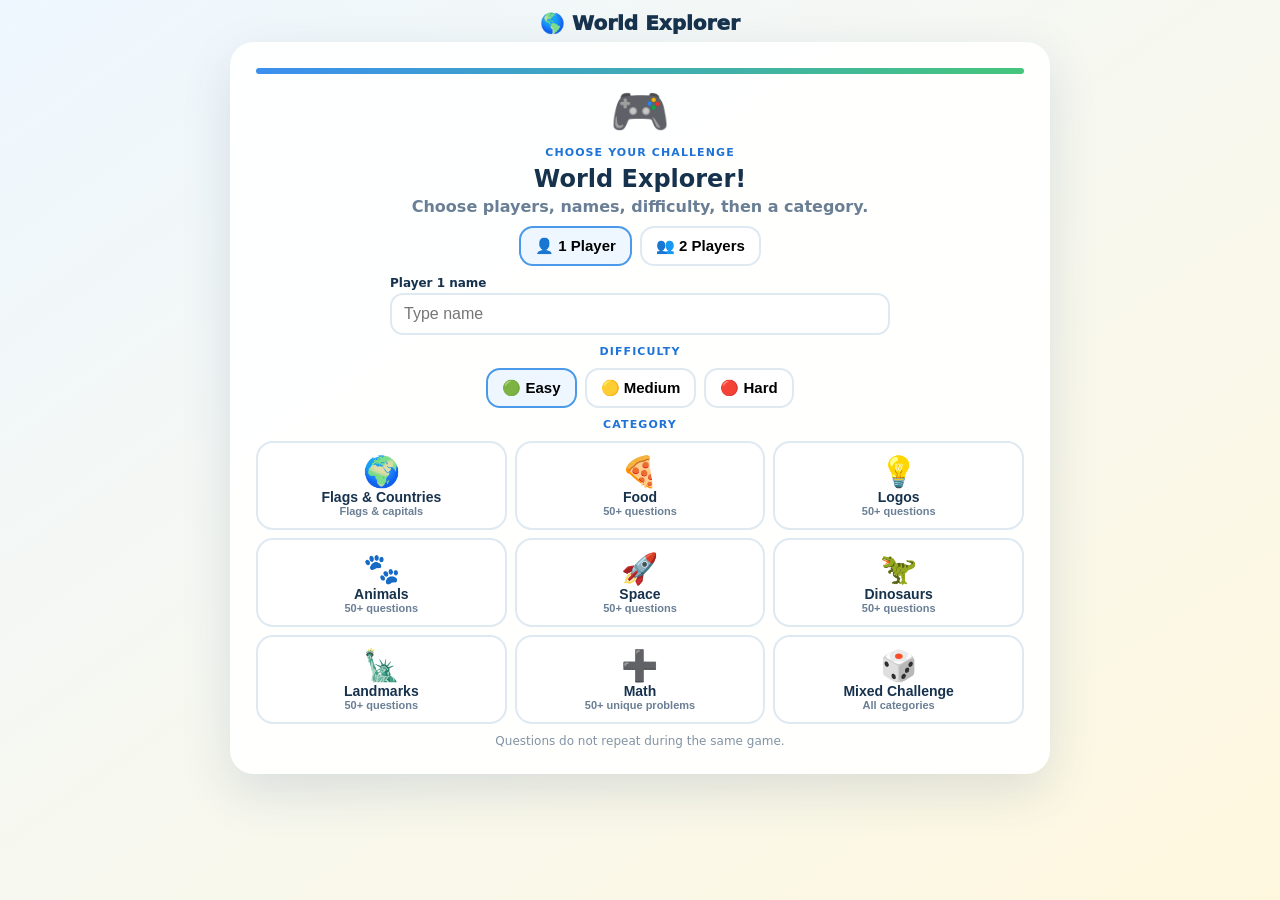
<file: index.html>
<!doctype html><html lang="en"><head><meta charset="utf-8"><meta name="viewport" content="width=device-width,initial-scale=1,viewport-fit=cover"><title>World Explorer Quiz</title><style>:root{--ink:#17324d;--muted:#6a7f95;--blue:#1e73d8}*{box-sizing:border-box}body{margin:0;min-height:100vh;font-family:system-ui,-apple-system,Segoe UI,sans-serif;color:var(--ink);background:linear-gradient(145deg,#eef7ff,#fff8df);display:flex;justify-content:center;padding:8px}.app{width:min(820px,100%)}.top{text-align:center;margin:3px 0 7px}.brand{font-size:20px;font-weight:950}.card{background:#fffffff5;border-radius:24px;padding:clamp(11px,3vw,26px);text-align:center;box-shadow:0 18px 50px #22487024}.progress{height:6px;background:#e9f0f6;border-radius:99px;overflow:hidden;margin-bottom:9px}.progress div{height:100%;background:linear-gradient(90deg,#3b8ff0,#45c67b)}.eyebrow,.section-label{font-size:11px;text-transform:uppercase;letter-spacing:1.1px;font-weight:900;color:var(--blue);margin:6px 0}.sub{color:var(--muted);font-weight:650;margin:4px 0 7px}.row{display:flex;gap:8px;justify-content:center;flex-wrap:wrap;margin:10px 0}.choice{border:2px solid #dfe9f2;background:white;border-radius:14px;padding:9px 14px;font-size:15px;font-weight:900}.choice.selected{border-color:#4b9aea;background:#eef7ff}.names{max-width:500px;margin:10px auto;display:grid;gap:7px}.name-row{text-align:left}.name-row label{display:block;font-size:12px;font-weight:900;margin-bottom:3px}.name-input{width:100%;border:2px solid #dfe9f2;border-radius:13px;padding:10px 12px;font-size:16px}.modes{display:grid;grid-template-columns:repeat(3,1fr);gap:8px;margin-top:10px}.mode{border:2px solid #dfe9f2;background:#fff;border-radius:17px;padding:11px 7px;color:var(--ink)}.mode-icon{display:block;font-size:30px}.mode strong{display:block;font-size:14px}.mode small{display:block;color:var(--muted);font-weight:650;font-size:11px}.turn-banner{width:fit-content;max-width:100%;margin:0 auto 4px;background:#e9f5ff;border:2px solid #78b7f1;color:#104f91;border-radius:15px;padding:6px 12px;font-size:clamp(17px,4vw,22px);font-weight:950}.question{font-size:clamp(21px,5vw,34px);line-height:1.08;margin:2px 0 3px}.visual{height:100px;display:flex;align-items:center;justify-content:center;margin:0 0 6px}.flag{max-width:min(260px,75vw);max-height:96px;border-radius:12px;box-shadow:0 7px 18px #0002}.emoji{font-size:67px}.answers{display:grid;gap:6px;text-align:left}.answer{width:100%;border:2px solid #dfe9f2;background:#fff;border-radius:13px;padding:9px 11px;font-size:15px;font-weight:800}.answer.correct{border-color:#58c996;background:#ecfbf4}.answer.wrong{border-color:#f28f8f;background:#fff0f0}.feedback{min-height:28px;margin-top:4px;font-size:14px;font-weight:900;display:flex;align-items:center;justify-content:center}.stats{display:flex;gap:6px;flex-wrap:wrap;justify-content:center;margin-top:2px;padding-top:6px;border-top:1px solid #dce8f3}.pill{background:#fff;border:1px solid #dce8f3;border-radius:999px;padding:5px 8px;font-weight:850;font-size:11px}.pill.active{outline:2px solid #d8ebff;background:#eef7ff}.menu{border:0;background:transparent;color:#61768d;font-weight:850;padding:5px}.hidden{display:none!important}.mini{font-size:12px;color:#8293a5;margin-top:10px}@media(max-width:620px){.modes{grid-template-columns:1fr 1fr}.card{padding:9px}.top{margin:1px 0 4px}.brand{font-size:17px}.progress{margin-bottom:5px}.turn-banner{font-size:16px;padding:5px 10px}.eyebrow{font-size:9px;margin:3px}.question{font-size:21px}.sub{font-size:11px;margin:2px 0 4px}.visual{height:78px}.flag{max-height:76px}.emoji{font-size:55px}.answer{padding:8px 9px;font-size:14px}.feedback{min-height:24px;font-size:13px}.mode{padding:9px 6px}.mode-icon{font-size:27px}}</style></head><body><main class="app"><div class="top"><div class="brand">🌎 World Explorer</div></div><section class="card"><div class="progress"><div id="progress"></div></div><div id="welcome"><div style="font-size:48px">🎮</div><div class="eyebrow">Choose your challenge</div><h1 style="margin:4px">World Explorer!</h1><p class="sub">Choose players, names, difficulty, then a category.</p><div class="row"><button id="one" class="choice selected">👤 1 Player</button><button id="two" class="choice">👥 2 Players</button></div><div class="names"><div class="name-row"><label>Player 1 name</label><input id="p1" class="name-input" maxlength="24" placeholder="Type name"></div><div id="p2row" class="name-row hidden"><label>Player 2 name</label><input id="p2" class="name-input" maxlength="24" placeholder="Type second name"></div></div><div class="section-label">Difficulty</div><div class="row"><button class="choice selected" data-level="easy">🟢 Easy</button><button class="choice" data-level="medium">🟡 Medium</button><button class="choice" data-level="hard">🔴 Hard</button></div><div class="section-label">Category</div><div class="modes"><button class="mode" data-mode="world"><span class="mode-icon">🌍</span><strong>Flags & Countries</strong><small>Flags & capitals</small></button><button class="mode" data-mode="food"><span class="mode-icon">🍕</span><strong>Food</strong><small>50+ questions</small></button><button class="mode" data-mode="logos"><span class="mode-icon">💡</span><strong>Logos</strong><small>50+ questions</small></button><button class="mode" data-mode="animals"><span class="mode-icon">🐾</span><strong>Animals</strong><small>50+ questions</small></button><button class="mode" data-mode="space"><span class="mode-icon">🚀</span><strong>Space</strong><small>50+ questions</small></button><button class="mode" data-mode="dinos"><span class="mode-icon">🦖</span><strong>Dinosaurs</strong><small>50+ questions</small></button><button class="mode" data-mode="landmarks"><span class="mode-icon">🗽</span><strong>Landmarks</strong><small>50+ questions</small></button><button class="mode" data-mode="math"><span class="mode-icon">➕</span><strong>Math</strong><small>50+ unique problems</small></button><button class="mode" data-mode="mixed"><span class="mode-icon">🎲</span><strong>Mixed Challenge</strong><small>All categories</small></button></div><div id="msg" class="mini">Questions do not repeat during the same game.</div></div><div id="game" class="hidden"><div id="turn" class="turn-banner"></div><div id="eyebrow" class="eyebrow"></div><h1 id="question" class="question"></h1><p id="hint" class="sub"></p><div class="visual"><img id="img" class="flag hidden" alt="Quiz image"><div id="emoji" class="emoji"></div></div><div id="answers" class="answers"></div><div id="feedback" class="feedback"></div><button id="menu" class="menu">← Change game</button><div id="stats" class="stats"></div></div></section></main><script src="question-bank.js"></script><script>const $=x=>document.getElementById(x),shuffle=a=>[...a].sort(()=>Math.random()-.5);let pc=1,players=[],active=0,level='easy',mode='',round=0,answered=false,timer,used=new Set(),currentCountry=null,worldPhase='new',mathUsed=new Set();const countries=[['United States','Washington, D.C.','us',1],['Canada','Ottawa','ca',1],['Mexico','Mexico City','mx',1],['United Kingdom','London','gb',1],['France','Paris','fr',1],['Germany','Berlin','de',1],['Italy','Rome','it',1],['Spain','Madrid','es',1],['Japan','Tokyo','jp',1],['China','Beijing','cn',1],['India','New Delhi','in',1],['Israel','Jerusalem','il',1],['Brazil','Brasília','br',1],['Australia','Canberra','au',1],['Argentina','Buenos Aires','ar',2],['Greece','Athens','gr',2],['Ireland','Dublin','ie',2],['Portugal','Lisbon','pt',2],['Netherlands','Amsterdam','nl',2],['Sweden','Stockholm','se',2],['Norway','Oslo','no',2],['Denmark','Copenhagen','dk',2],['Poland','Warsaw','pl',2],['South Korea','Seoul','kr',2],['Thailand','Bangkok','th',2],['Egypt','Cairo','eg',2],['Chile','Santiago','cl',2],['Peru','Lima','pe',2],['Austria','Vienna','at',2],['Belgium','Brussels','be',2],['Switzerland','Bern','ch',2],['New Zealand','Wellington','nz',2],['Turkey','Ankara','tr',2],['Saudi Arabia','Riyadh','sa',2],['United Arab Emirates','Abu Dhabi','ae',2],['Finland','Helsinki','fi',3],['Iceland','Reykjavík','is',3],['Hungary','Budapest','hu',3],['Romania','Bucharest','ro',3],['Croatia','Zagreb','hr',3],['Czechia','Prague','cz',3],['Kenya','Nairobi','ke',3],['Nigeria','Abuja','ng',3],['Morocco','Rabat','ma',3],['Uruguay','Montevideo','uy',3],['Vietnam','Hanoi','vn',3],['Indonesia','Jakarta','id',3],['Philippines','Manila','ph',3],['Singapore','Singapore','sg',3],['South Africa','Pretoria','za',3],['Colombia','Bogotá','co',3],['Ecuador','Quito','ec',3],['Panama','Panama City','pa',3],['Costa Rica','San José','cr',3],['Cuba','Havana','cu',3],['Dominican Republic','Santo Domingo','do',3],['Jordan','Amman','jo',3]].map((x,i)=>({id:'w'+i,country:x[0],capital:x[1],code:x[2],tier:x[3]}));function tier(){return level==='easy'?1:level==='medium'?2:3}function stats(){let s=$('stats');s.innerHTML='';players.forEach((p,i)=>{let d=document.createElement('div');d.className='pill'+(i===active?' active':'');d.textContent=(i===active?'👉 ':'')+p.name+'  ✅'+p.correct+'  ❌'+p.wrong;s.appendChild(d)});if(players.length)$('turn').textContent=pc===2?'🎯 '+players[active].name+' — YOUR TURN!':'🎯 '+players[0].name}function setPC(n){pc=n;$('one').classList.toggle('selected',n===1);$('two').classList.toggle('selected',n===2);$('p2row').classList.toggle('hidden',n===1)}$('one').onclick=()=>setPC(1);$('two').onclick=()=>setPC(2);document.querySelectorAll('[data-level]').forEach(b=>b.onclick=()=>{level=b.dataset.level;document.querySelectorAll('[data-level]').forEach(x=>x.classList.toggle('selected',x===b))});function visual(v,img=false){$('img').classList.toggle('hidden',!img);$('emoji').classList.toggle('hidden',img);if(img)$('img').src=v;else $('emoji').textContent=v}function available(cat){return (BANK[cat]||[]).filter(q=>q.tier<=tier()&&!used.has(q.id))}function ask(cat){round++;$('progress').style.width=((round%10)||10)*10+'%';if(cat==='world')return askWorld();if(cat==='math')return askMath();let pool=available(cat);if(!pool.length)return finish(cat);let q=pool[Math.floor(Math.random()*pool.length)];used.add(q.id);let all=(BANK[cat]||[]).filter(x=>x.tier<=tier()&&x.a!==q.a),wrong=shuffle([...new Set(all.map(x=>x.a))]).slice(0,2);render(cat,q.q,q.a,[q.a,...wrong],q.v)}function render(cat,q,correct,opts,v,img=false){answered=false;let names={animals:'🐾 Animals',space:'🚀 Space',dinos:'🦖 Dinosaurs',landmarks:'🗽 Landmarks',math:'➕ Math',logos:'💡 Logos',food:'🍕 Food',world:'🌍 Geography'};$('eyebrow').textContent=(names[cat]||'🎲 Mixed')+' · '+level.toUpperCase();$('question').textContent=q;$('hint').textContent='Choose the best answer.';visual(v||'❓',img);$('feedback').textContent='';$('answers').innerHTML='';stats();shuffle(opts).forEach((x,i)=>{let b=document.createElement('button');b.className='answer';b.textContent=String.fromCharCode(65+i)+'.  '+x;b.onclick=()=>choose(b,x,correct);$('answers').appendChild(b)})}function askMath(){let t=tier(),a,b,op,ans,key,tries=0;do{if(t===1){a=1+Math.floor(Math.random()*20);b=1+Math.floor(Math.random()*20);op=Math.random()<.5?'+':'−';if(op==='−'&&b>a)[a,b]=[b,a];ans=op==='+'?a+b:a-b}else if(t===2){a=2+Math.floor(Math.random()*12);b=2+Math.floor(Math.random()*12);op='×';ans=a*b}else{b=2+Math.floor(Math.random()*12);ans=2+Math.floor(Math.random()*15);a=b*ans;op='÷'}key='math:'+a+op+b;tries++}while(mathUsed.has(key)&&tries<300);if(mathUsed.has(key))return finish('math');mathUsed.add(key);let d=t===1?1:Math.max(2,b);render('math',`What is ${a} ${op} ${b}?`,String(ans),[String(ans),String(ans+d),String(Math.max(0,ans-d))],'🧮')}function askWorld(){let pool=countries.filter(c=>c.tier<=tier());if(worldPhase==='new'){let fresh=pool.filter(c=>!used.has(c.id));if(!fresh.length)return finish('world');currentCountry=fresh[Math.floor(Math.random()*fresh.length)];used.add(currentCountry.id);worldPhase='flag'}let c=currentCountry;if(worldPhase==='flag'){let wrong=shuffle(pool.filter(x=>x.country!==c.country)).slice(0,2).map(x=>x.country);render('world','Which country has this flag?',c.country,[c.country,...wrong],'https://flagcdn.com/w320/'+c.code+'.png',true);worldPhase='capital'}else{let wrong=shuffle(pool.filter(x=>x.capital!==c.capital)).slice(0,2).map(x=>x.capital);render('world','What is the capital of '+c.country+'?',c.capital,[c.capital,...wrong],'🏛️');worldPhase='new'}}function choose(btn,picked,correct){if(answered)return;answered=true;document.querySelectorAll('.answer').forEach(b=>{b.disabled=true;if(b.textContent.slice(4)===correct)b.classList.add('correct')});let p=players[active];if(picked===correct){p.correct++;btn.classList.add('correct');$('feedback').textContent='✅ Correct, '+p.name+'!';$('feedback').style.color='#16875b'}else{p.wrong++;btn.classList.add('wrong');$('feedback').textContent='❌ '+p.name+', the answer is '+correct+'.';$('feedback').style.color='#c13f3f'}stats();clearTimeout(timer);timer=setTimeout(next,1250)}function next(){if(pc===2)active=1-active;if(mode==='mixed'){let cats=['world','food','logos','animals','space','dinos','landmarks','math'],possible=cats.filter(c=>c==='math'||c==='world'||available(c).length);if(!possible.length)return finish('mixed');ask(possible[Math.floor(Math.random()*possible.length)])}else ask(mode)}function finish(cat){answered=true;$('eyebrow').textContent='🏆 GAME COMPLETE';$('question').textContent='No repeats — you finished the available questions!';$('hint').textContent='Great job! Start a new game to play again.';visual('🏆');$('answers').innerHTML='';$('feedback').textContent=players.map(p=>p.name+': '+p.correct+' correct').join('  •  ');stats()}function start(m){let a=$('p1').value.trim(),b=$('p2').value.trim();if(!a){$('msg').textContent='Please enter Player 1 name 🙂';return}if(pc===2&&!b){$('msg').textContent='Please enter Player 2 name 🙂';return}players=[{name:a,correct:0,wrong:0}];if(pc===2)players.push({name:b,correct:0,wrong:0});active=pc===2?1:0;round=0;mode=m;worldPhase='new';used=new Set();mathUsed=new Set();$('welcome').classList.add('hidden');$('game').classList.remove('hidden');next()}document.querySelectorAll('.mode').forEach(b=>b.onclick=()=>start(b.dataset.mode));$('menu').onclick=()=>{clearTimeout(timer);$('game').classList.add('hidden');$('welcome').classList.remove('hidden');$('stats').innerHTML='';$('progress').style.width='0'};</script></body></html>
</file>
